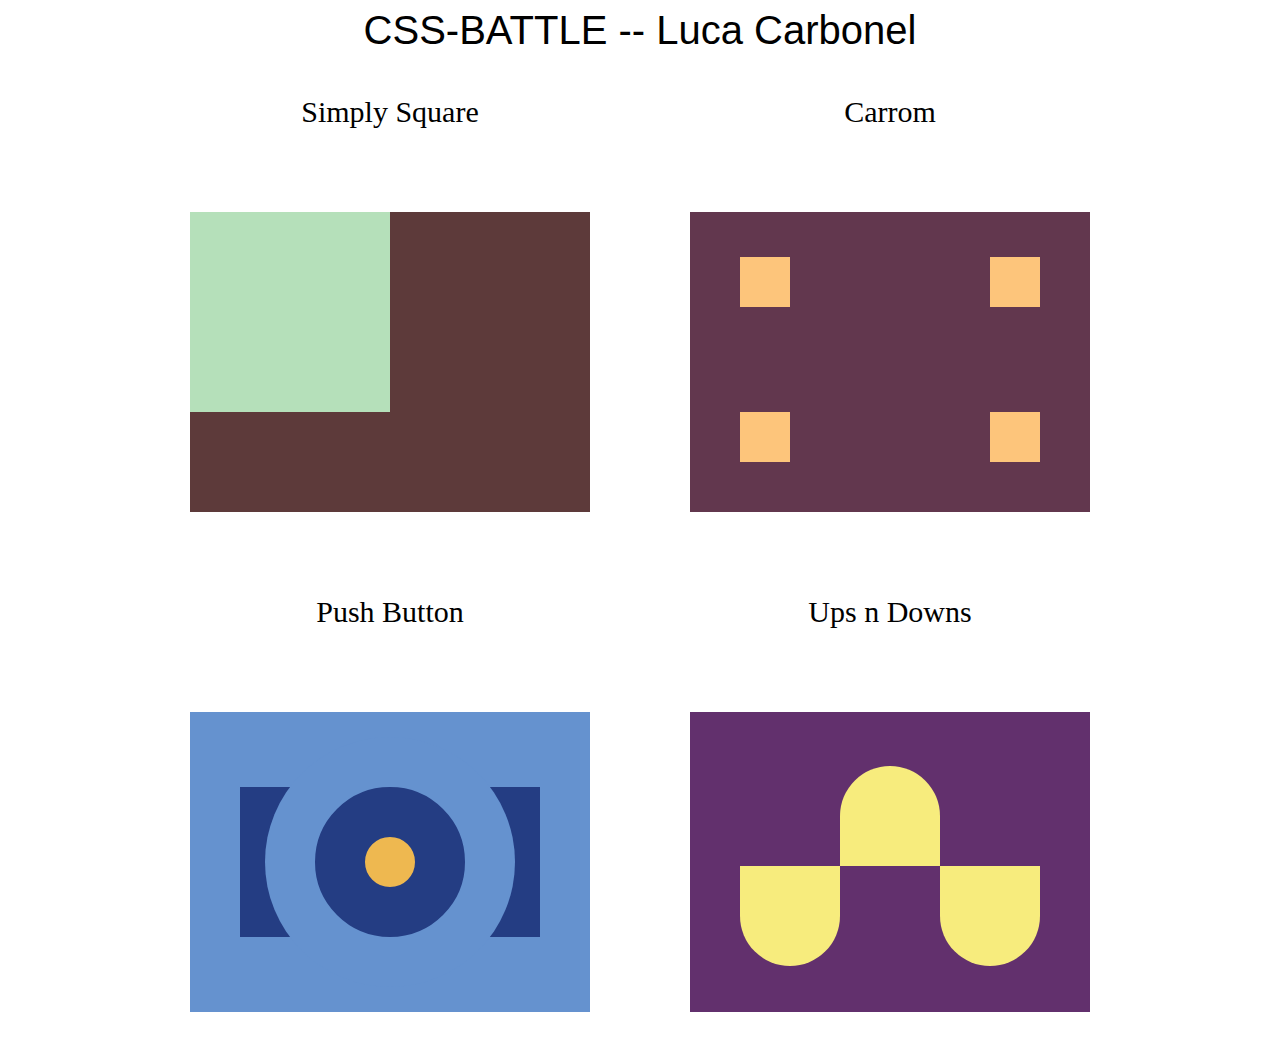
<file: index.html>
<!DOCTYPE html>
<html lang="en">

<head>
    <meta charset="UTF-8">
    <meta name="viewport" content="width=device-width, initial-scale=1.0">
    <meta http-equiv="X-UA-Compatible" content="ie=edge">
    <title>CSS-BATTLE</title>
    <link rel="stylesheet" href="index.css" />
    <link rel="preconnect" href="https://fonts.googleapis.com">
<link rel="preconnect" href="https://fonts.gstatic.com" crossorigin>
</head>

<body>
    <div class="title"> CSS-BATTLE -- Luca Carbonel</div>
            <div class="container">
    <div class="lvl">
        Simply Square
        <div class="lvl-1">
            <p class="lvl-1_p">
        </div>
    </div>
    <div class="lvl">
        Carrom
        <div class="lvl-2">
            <h1 class="lvl-2_h1">
                <p class="lvl-2_p">
                    <p class="lvl-2_p">
            </h1>
            <h1 class="lvl-2_h1">
                <p class="lvl-2_p">
                    <p class="lvl-2_p">
            </h1>
        </div>
    </div>
    <div class="lvl">
        Push Button
        <div class="lvl-3">
            <p id="a">
            <p id="c">
        </div>
    </div>
    <div class="lvl">
        Ups n Downs
        <div class="lvl-4">
                <div class="container__4" id='e'><p class="square" id='f'></div>
                    <div class="container__4" id='b'><p class="square" id='d'><p class="square" id='d'></div>
        </div>
    </div>
    </div>
</body>

</html>
</file>
<file: index.css>
.container{
    display: flex;
    flex-wrap: wrap;
    justify-content: space-around;
    width: 100%;
}

.lvl {
    display: flex;
    flex-direction: column;
    justify-content: space-around;
    width: 500px;
    height: 500px;
    align-items: center;
    font-size: 30px;
}

.lvl-1 {
    height: 300px;
    width: 400px;
    background-color: #5d3a3a
}

.lvl-1_p {
    width: 200px;
    height: 200px;
    background: #b5e0ba;
    margin:0;
}

.lvl-2 {
    height: 300px;
    width: 400px;
    background: #62374e;
    margin: 16.8 12.5;
    height: 133
}

.lvl-2_h1 {
    display: flex;
    justify-content: space-between;
    align-items: space-between;
    margin:-15px 50px;
}

.lvl-2_p {
    width: 50px;
    height: 50px;
    background: #fdc57b
}

.lvl-3 {
    height: 300px;
    width: 400px;
    background-color: #6592CF;
    background:#6592CF;
    display:grid;
    place-items:center
}

.lvl-4 {
    height: 300px;
    width: 400px;
    background: #62306D;
    display:flex;
    align-items:center;
    flex-direction:column;
}

.title {
    font-size: 40px;
    font-family: 'Lucida Sans', 'Lucida Sans Regular', 'Lucida Grande', 'Lucida Sans Unicode', Geneva, Verdana, sans-serif;
    text-align: center;
}

body{
    display: flex;
    justify-content: center;
    flex-direction: column;
}

.container {
    display: flex;
    flex-wrap: wrap;
    justify-content: center;
}

#a  {
    width:300px;
    height:150px;
    background:#243D83
}

#c  {
    width:50px;
    height:50px;
    background:#EEB850;
    border:solid 50px#243D83;
    box-shadow:0 0 0 50px#6592CF;
    position:absolute;
    border-radius:50%
}

#e{
    display:flex;
    justify-content:center;
    align-items:flex-end;
    margin-top: 24px;
    margin-bottom:-8px;

  }
   #b{
    display:flex;
    justify-content:space-between;
    align-items:flex-start;
    width: 75%;
    margin-top: -52px
  }
  
  #f{
    border-radius: 50% 50% 0 0;
  }
  
    #d{
    border-radius:  0 0 50% 50%;
  }

.square{
    width: 100px;
    background:#F7EC7D;
    height:100px;
}

.container__4{
    width: 50%;
}
</file>
